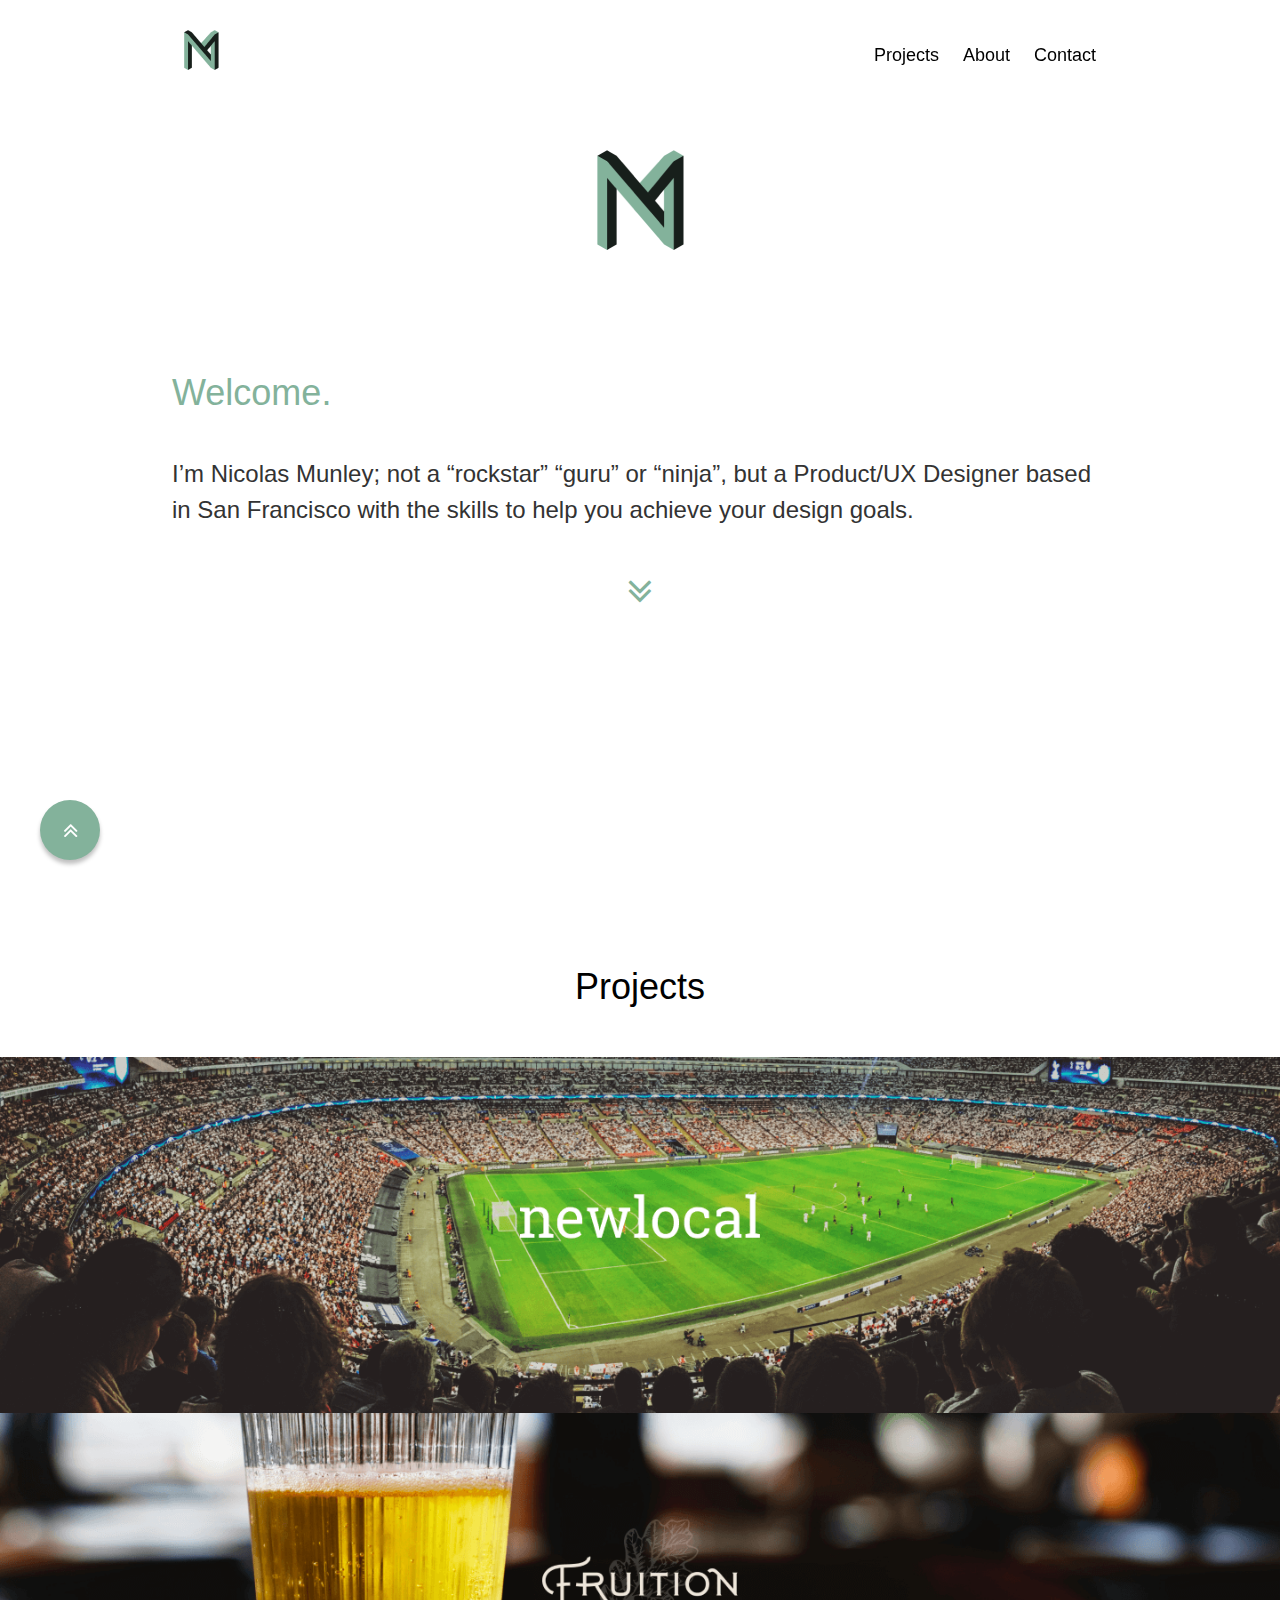
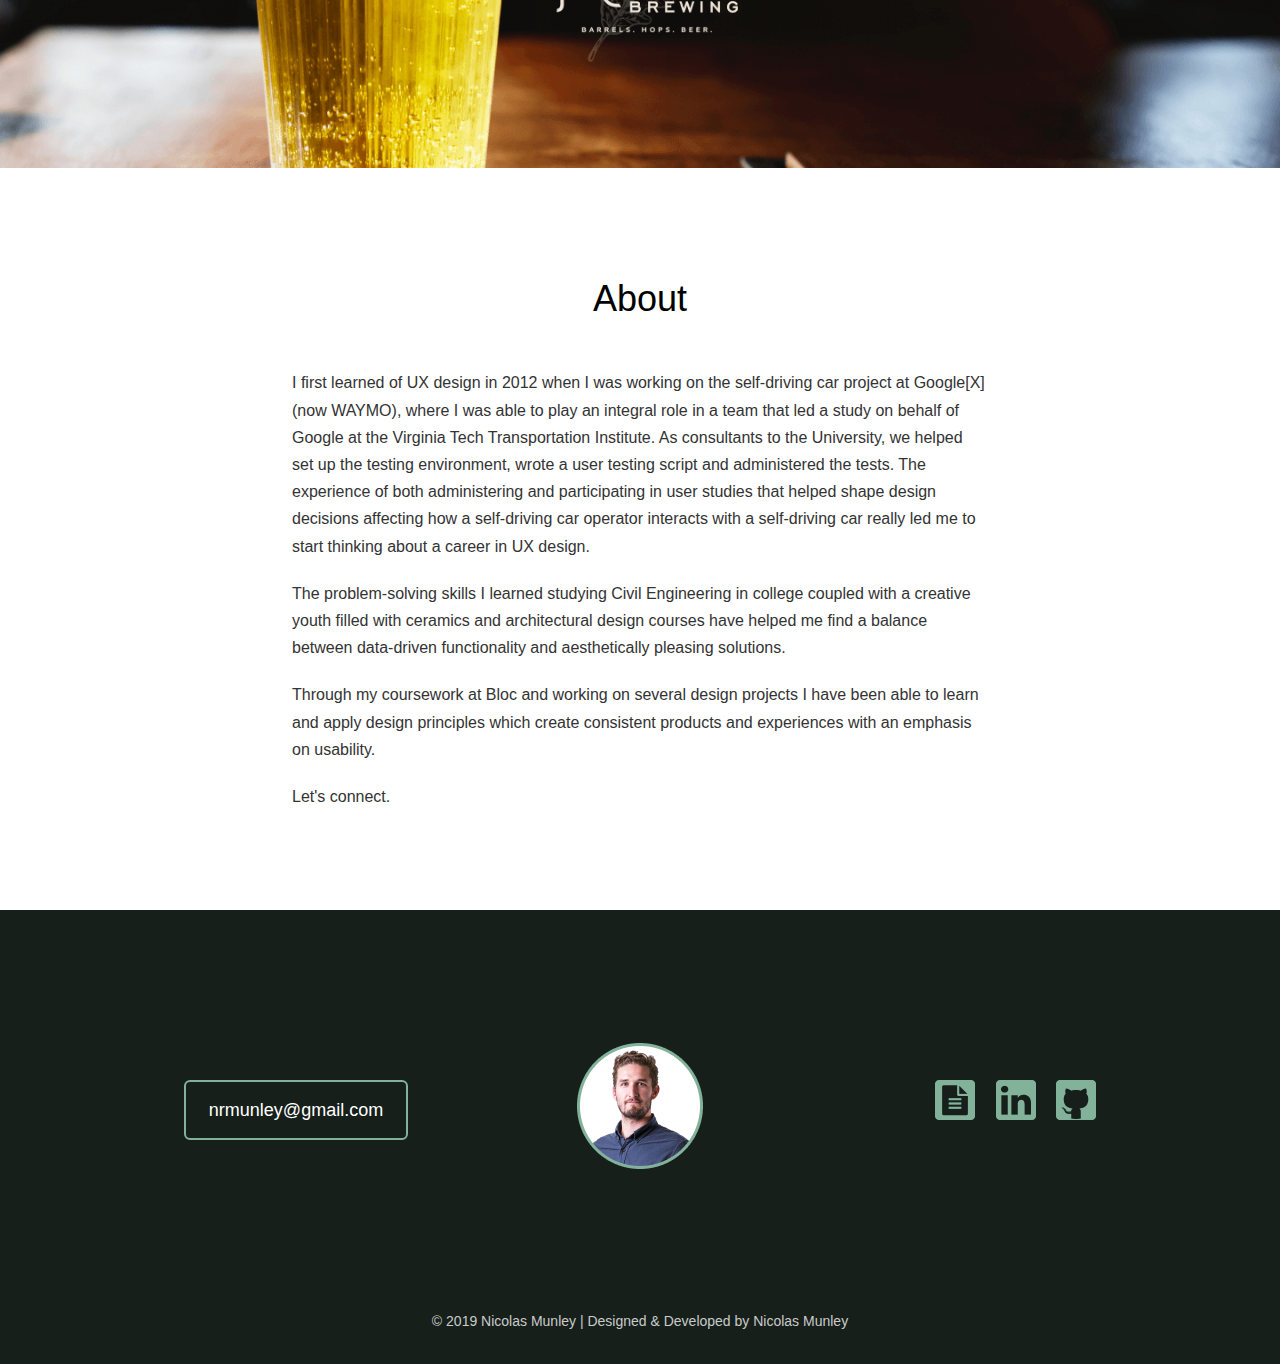
<file: index.html>
<!DOCTYPE html>
<html lang="en-us" dir="ltr">
  <head>


    <meta http-equiv="X-UA-Compatible" content="IE=Edge">
    <meta name="viewport" content="width=device-width, initial-scale=1">
    <meta charset="utf-8">
    <title>Nicolas Munley | Design Portfolio</title>

    <link rel="icon" type="image/png" href="images/favicon-32.png" sizes="32x32" />
	  <link rel="icon" type="image/png" href="images/favicon-16.png" sizes="16x16" />

    <!-- CSS -->
    <link href="https://fonts.googleapis.com/css?family=Lato|Lobster" rel="stylesheet" type="text/css">
    <link rel="stylesheet" href="css/normalize.css">
    <link rel="stylesheet" href="css/main.css">
    <link rel="stylesheet" href="css/font-awesome.css">
    <link rel="stylesheet" href="https://cdnjs.cloudflare.com/ajax/libs/font-awesome/4.7.0/css/font-awesome.min.css">

    <!-- Global site tag (gtag.js) - Google Analytics -->
<script async src="https://www.googletagmanager.com/gtag/js?id=UA-123591248-1"></script>
<script>
  window.dataLayer = window.dataLayer || [];
  function gtag(){dataLayer.push(arguments);}
  gtag('js', new Date());

  gtag('config', 'UA-123591248-1');
</script>

  </head>

  <body>
    <script type="text/javascript">
      $(".nl").scroll();
     </script>

    <a name="up"></a>
    <section class ="portfolio">


<!-- Nav -->

    <header class="topnav">
      <div class="nl responsive-logo"><a href="#up"><img src="newlocal_cs_images/cs_site-logo.png" alt="Home"/></a></div>
      <a href="#projects" class="button1">Projects</a>
      <a href="#abt" class="button2">About</a>
      <a href="#contact" class="button3">Contact</a>
    </header>

<!-- Float button -->

    <a href="#up" class="float nl"><i class="fa fa-angle-double-up my-float"></i></a>

<!-- Hero -->

     <section class="container_hero">
       <div class="site_logo"><img src="images/site-logo.png" alt="Nicolas Munley's Portfolio" /></div>
       <div class="welcome"><p><font color="#83B29B">Welcome.</font></p></div>
       <div class="intro"> <p>I’m Nicolas Munley; not a “rockstar” “guru” or “ninja”, but a Product/UX Designer based in San Francisco with the skills to help you achieve your design goals.</p></div>
       <div class="downArrow bounce"><a href="#projects"><i class="fa fa-angle-double-down"></i></a></div>
     </section>

<!-- Projects -->

       <section class="projects">
       <div id="projects" style="outline:none;"><h2>Projects</h2></div>
       <div class="project1-container projects-main">
         <img src="images/project_1.png" alt="newlocal" class="image" style="width:100%"/>
         <div class="project1_hover">
           <div class="hover_content">
             <p>iOS application for finding your favorite sports team's local bar</p>
           </div>
           <a href="http://www.nicolasmunley.com/newlocal_index.html" class="button_link">View Case Study</a>
         </div>
       </div>
       <div class="project2-container projects-main">
         <img src="images/project_2.png" alt="newlocal" class="image" style="width:100%"/>
         <div class="project2_hover">
           <div class="hover_content">
             <p>Redesign of Fruition Brewing's website</p>
           </div>
           <a href="http://www.nicolasmunley.com/fruition_index.html" class="button_link">View Case Study</a>
         </div>
           </div>
         </div>
       </div>

       <div class="projects-responsive">
         <div class="responsive-container">
           <img src="newlocal_cs_images/hero_mockup.png" alt="newlocal" style="width:100%"/>
           <p style="text-align:center;font-size:24px;margin-bottom:0;">Newlocal</p>
           <p style="text-align:center;margin-top:0;">iOS application for finding your favorite sports teams local bar</p>
           <a href="http://www.nicolasmunley.com/newlocal_index.html" class="button_link">View Case Study</a>
           <img src="images/fruition_responsive.png" alt="Fruition Brewing" style="width:100%;padding-top:100px;"/>
           <p style="text-align:center;font-size:24px;margin-bottom:0;">Fruition Brewing</p>
           <p style="text-align:center;margin-top:0;">Redesign concept of a craft breweries website</p>
           <a href="http://www.nicolasmunley.com/fruition_index.html" class="button_link">View Case Study</a>
         </div>
       </div>
     </section>

<!-- About -->

       <section class="bio">
         <h3 id="abt" style="outline:none;">About</h3>
           <p>I first learned of UX design in 2012 when I was working on the self-driving car project at Google[X] (now WAYMO), where I was able to play an integral role in a team that led a study on behalf of Google at the Virginia Tech Transportation Institute. As consultants to the University, we helped set up the testing environment, wrote a user testing script and administered the tests. The experience of both administering and participating in user studies that helped shape design decisions affecting how a self-driving car operator interacts with a self-driving car really led me to start thinking about a career in UX design.</p>
           <p>The problem-solving skills I learned studying Civil Engineering in college coupled with a creative youth filled with ceramics and architectural design courses have helped me find a balance between data-driven functionality and aesthetically pleasing solutions.</p>
           <p>Through my coursework at Bloc and working on several design projects I have been able to learn and apply design principles which create consistent products and experiences with an emphasis on usability.</p>
           <p>Let's connect.</p>
         </section>

<!-- Footer -->

     <div id="contact" style="outline:none;">
     <footer class="contact">
       <div class="email">
         <a href="mailto:nrmunley@gmail.com">
         <button class="btn-outline">nrmunley@gmail.com</button>
         </a>
       </div>
       <div class="avatar">
         <img src="images/profile_image.png" alt="Nicolas Munley" />
       </div>
       <div class="social">
         <a href="../files/resume_grey_20191002.pdf" target="_blank" class="resume"><img src="images/resume.png" alt="Resume" /></a>
         <a href="https://www.linkedin.com/in/nicolasmunley" target="_blank" class="linkedin"><img src="images/linkedin_logo.png" alt="LinkedIn" /></a>
         <!-- *ADD BACK IN WHEN I HAVE QUALITY CONTENT UP ON DRIBBLE* <a href="https://dribbble.com/nrmunley" target="_blank" class="dribbble"><img src="images/dribbble_logo.png" alt="Dribbble" /></a> -->
         <a href="https://github.com/nrmunley" target="_blank" class="github"><img src="images/github_logo2.png" alt="Github" /></a>
       </div>
     </footer>
     <section class="ticker">
         <div class="item2">&#169; 2019 Nicolas Munley | Designed & Developed by Nicolas Munley</div>
     </section>
   </div>
 </section>

   <script src="js/jquery-3.2.1.min.js"></script>
   <script src="js/main.js"></script>
   <script src="js/button_scroll.js"></script>


  </body>
</html>
</file>
<file: css/main.css>
html {
  box-sizing: border-box;
  font-family: "Helvetica", "Lato", "Lucida Grande", "Lucida Sans Unicode", "Tahoma",
    "Sans-Serif";
  font-weight: normal;
  line-height: 1.7;
  color: #333333;
}

*,
*:before,
*:after {
  box-sizing: inherit;
}

.portfolio {
 display: grid;
 grid-template-rows: auto;
}

/* top nav */

.topnav {
  display: grid;
  grid-template-columns: [edge-start] minmax(1rem, 10rem) [content-start] auto 1fr repeat(3,auto) [content-end] minmax(1rem, 10rem) [edge-end];
  grid-column-gap: 1.5rem;
  padding: 0;
  background: rgba(255, 255, 255, 0.9);
  font-size: 18px;
  align-items: center;
  height: 110px;
  position: fixed;
  width: 100%;
  z-index: 100;
  }

.nl {
  grid-column: 2/3;
  background-color: transparent;
}

.topnav a {
  font-size: 18px;
  text-decoration: none;
  padding: 0;
  background: transparent;
  border: none;
  color: black;
  }

.topnav a:hover {
    cursor: pointer;
    color: #83B29B;
  }

.button1 {
  grid-column: 4/5;
}

.button2 {
  grid-column: 5/6;
}

.button3 {
  grid-column: 6/7;
}

/* back to top float button */

.float{
	position:fixed;
	width:60px;
	height:60px;
	bottom:40px;
	left:40px;
	background-color:#83B29B;
	color:#FFF;
	border-radius:50px;
	text-align:center;
	box-shadow: 0 4px 4px rgba(0, 0, 0, 0.25);
  font-size: 24px;
  z-index: 1000;
}

.float:hover {
  cursor: pointer;
  opacity: .8;
  box-shadow: 0 4px 4px rgba(0, 0, 0, 0.25);
}

.my-float{
	font-size:24px;
	margin-top:18px;
}

/* topnav for small screens */

@media screen and (max-width: 600px) {
  .topnav{
    grid-column-gap: 1rem;
  }
  .topnav a{
    font-size: 14px;
  }

  .top p{
    display: none;
  }
  .responsive-logo {
    display:grid !important;
  }

/* back to top for small screens */

.float{
	position:fixed;
	width:60px;
	height:60px;
	bottom:40px;
	left:10px;
	background-color:transparent;
	color:#83B29B;
	border-radius:50px;
	text-align:center;
	box-shadow: none;
  font-size: 24px;
  z-index: 1000;
}

}

/* Body */

body {
  margin: 0;
}

.container_hero {
  display: grid;
  grid-template-columns: [edge-start] minmax(1rem, 1fr) [content-start] repeat(10, minmax(1rem, 6rem)) [content-end] minmax(1rem, 1fr) [edge-end];
  grid-column-gap: 1.5rem;
}

.site_logo {
  display: grid;
  grid-column: 1/-1;
  justify-content: center;
  padding-top: 150px;
}

.welcome {
  grid-column: 3/11;
  font-size: 36px;
  line-height: 1.5;
  padding-top: 80px;
  margin-top: none;
  margin-bottom: auto;
}

@media screen and (max-width: 600px) {
  .site_logo {
    display: none;
  }
  .welcome {
    padding-top: 100px;
  }
}

.intro {
  grid-column: 3/11;
  font-size: 24px;
  line-height: 1.5;
}

.intro p {
  margin-top: auto;
  margin-bottom: auto;
}

h2, h3 {
  font-weight: lighter;
  margin: auto;
  font-size: 36px;
  text-align: center;
  padding-bottom: 40px;
  color: black;
}

@media (min-width:300px) and (max-width:420px){

  .container_hero {
    display: block;
    margin: 0 1rem;
  }
}

/* bounce button */

.downArrow{
  grid-column: -1/1;
  text-align: center;
  text-decoration: none;
  font-size: 40px;
  padding-top: 30px;
}
.downArrow a {
  color: #83B29B;
}
.bounce {
	-moz-animation: bounce 3s infinite;
	-webkit-animation: bounce 3s infinite;
	animation: bounce 3s infinite;
}
@-moz-keyframes bounce {
  0%, 20%, 50%, 80%, 100% {
    -moz-transform: translateY(0);
    transform: translateY(0);
  }
  40% {
    -moz-transform: translateY(-30px);
    transform: translateY(-30px);
  }
  60% {
    -moz-transform: translateY(-15px);
    transform: translateY(-15px);
  }
}
@-webkit-keyframes bounce {
  0%, 20%, 50%, 80%, 100% {
    -webkit-transform: translateY(0);
    transform: translateY(0);
  }
  40% {
    -webkit-transform: translateY(-30px);
    transform: translateY(-30px);
  }
  60% {
    -webkit-transform: translateY(-15px);
    transform: translateY(-15px);
  }
}
@keyframes bounce {
  0%, 20%, 50%, 80%, 100% {
    -moz-transform: translateY(0);
    -ms-transform: translateY(0);
    -webkit-transform: translateY(0);
    transform: translateY(0);
  }
  40% {
    -moz-transform: translateY(-30px);
    -ms-transform: translateY(-30px);
    -webkit-transform: translateY(-30px);
    transform: translateY(-30px);
  }
  60% {
    -moz-transform: translateY(-15px);
    -ms-transform: translateY(-15px);
    -webkit-transform: translateY(-15px);
    transform: translateY(-15px);
  }
}

/* projects */

.projects {
display: grid;
padding-top: 330px;
padding-bottom: 100px;
}

@media (min-width:300px) and (max-width:420px){

  .projects {
    padding-top: 100px;
  }
}

.project1-container {
position: relative;
width: 100%;
background-color: black;
}

.image {
opacity: 1;
display: block;
width: 100%;
height: auto;
-webkit-transition: .5s ease;
transition: .5s ease;
backface-visibility: hidden;
}

.project1_hover {
  max-width: 30rem;
  -webkit-transition: .5s ease;
  transition: .5s ease;
  opacity: 0;
  position: absolute;
  top: 50%;
  left: 50%;
  transform: translate(-50%, -50%);
  -ms-transform: translate(-50%, -50%);
  text-align: center;
}

.project1-container:hover .image {
  opacity: 0.2;
}

.project1-container:hover .project1_hover {
  opacity: 1;
}

.project2-container {
    position: relative;
    width: 100%;
    background-color: black;
}

.project2_hover {
  max-width: 30rem;
  -webkit-transition: .5s ease;
  transition: .5s ease;
  opacity: 0;
  position: absolute;
  top: 50%;
  left: 50%;
  transform: translate(-50%, -50%);
  -ms-transform: translate(-50%, -50%);
  text-align: center;
}

.project2-container:hover .image {
  opacity: 0.2;
}

.project2-container:hover .project2_hover {
  opacity: 1;
}

.hover_content {
  color: white;
  font-size: 16px;
  padding: 16px 32px;
}

.hover_content p {
  margin: auto;
  padding-bottom: 40px;
  font-size: 24px;
  text-align: left;
}

.button_link {
  padding: 16px 36px;
  border-radius: 6px;
  border-style: none;
  background-color: #83B29B;
  box-shadow: 0 4px 4px rgba(0, 0, 0, 0.25);
  color: #ffffff;
  text-align: center;
  text-decoration: none;
  font-size: 18px;
  -webkit-transition: .2s ease;
  transition: .2s ease;
}

.button_link:hover {
  cursor: pointer;
  opacity: .8;
  box-shadow: 0 4px 4px rgba(0, 0, 0, 0.25);
}

.projects-responsive {
  display: none;
}

@media screen and (max-width: 768px) {
.projects-main {
  display: none;
}

.projects-responsive {
  display: inherit;
  background-color: transparent;
}

.responsive-container {
  display: grid;
  grid-template-columns: [edge-start] minmax(1rem, 10rem) [content-start] auto [content-end] minmax(1rem, 10rem) [edge-end];
  grid-template-rows: auto;
  grid-column-gap: 1.5rem;
}

.responsive-container img{
  grid-column: 2;
}
.responsive-container p{
  grid-column: 2;
}
.responsive-container a{
  grid-column: 2;
}
.button_link_inactive {
  padding: 16px 36px;
  border-radius: 6px;
  border-style: none;
  background-color: #C8CCCA;
  color: #ffffff;
  text-align: center;
  text-decoration: none;
  font-size: 14px;
}

.button_link_inactive:hover {
  cursor: default;
}

}

@media screen and (max-width:420px){

  .responsive-container {
    display: block;
    margin: 0 1rem;
    text-align: center;
  }
}

/* About */

.bio {
  display: grid;
  grid-template-columns: [edge-start] minmax(1rem, 1fr) [content-start] repeat(10, minmax(1rem, 6rem)) [content-end] minmax(1rem, 1fr) [edge-end];
  grid-column-gap: 1.5rem;
  padding-bottom: 100px;
}

.bio h3 {
  grid-column: 1/-1;
  padding-bottom: 20px;
}

.bio p {
  grid-column: 4/10;
  padding-top: 20px;
  margin: auto 0px;
  line-height: 1.7;
  text-align: left;
}

/* about section for phones */

@media (min-width:300px) and (max-width:420px){

  .bio {
    display: block;
    margin: 0 1rem;
  }
}

/* Footer */

.contact {
  display: grid;
  grid-template-columns: [edge-start] minmax(1rem, 10rem) [content-start] 14rem auto 14rem [content-end] minmax(1rem, 10rem) [edge-end];
  grid-column-gap: 1.5rem;
  height: 400px;
  background-color: #171F1B;
  color: white;
  align-items: center;
}

.email {
  grid-column: 2;
}

.btn-outline {
  grid-column: 2;
  height: 60px;
  width: 224px;
  border-radius: 6px;
  border: #83B29B;
  background-color: transparent;
  border-style: solid;
  border-width: 2px;
  color: white;
  font-size: 18px;
  -webkit-transition: .2s ease;
  transition: .2s ease;
}

.btn-outline:hover {
  cursor: pointer;
  border-width: 4px;
  font-size: 20px;
  box-shadow: 0 4px 4px rgba(0, 0, 0, 0.25);
}

.resume:hover img {
  cursor: pointer;
  transform: scale(1.1);
  opacity: .8;
  box-shadow: 0 4px 4px rgba(0, 0, 0, 0.25);
}

.linkedin:hover img {
  cursor: pointer;
  transform: scale(1.1);
  opacity: .8;
  box-shadow: 0 4px 4px rgba(0, 0, 0, 0.25);
}

.dribbble:hover img {
  cursor: pointer;
  transform: scale(1.1);
  opacity: .8;
  box-shadow: 0 4px 4px rgba(0, 0, 0, 0.25);
}

.github:hover img {
  cursor: pointer;
  transform: scale(1.1);
  opacity: .8;
  box-shadow: 0 4px 4px rgba(0, 0, 0, 0.25);
}

.avatar {
  grid-column: 3;
  align-items: center;
  text-align: center;
}

.social {
  grid-column: 4;
  align-items: end;
  text-align: right;
  height: 60px;
}

.social .linkedin {
  height: 60px;
  padding-left: 1rem;
}

.social .dribbble {
  height: 60px;
  padding-left: 1rem;
}
.social .github {
  height: 60px;
  padding-left: 1rem;
}

.ticker {
  display: grid;
  grid-template-columns: [edge-start] minmax(1rem, 10rem) [content-start] 14rem auto 14rem [content-end] minmax(1rem, 10rem) [edge-end];
  grid-column-gap: 1.5rem;
  background-color: #171F1B;
  color: #C8CCCA;
  font-size: 14px;
  padding-bottom: 30px;
}

.item2 {
  grid-column: -1/1;
  text-align: center;
}


/* footer for smaller screens */

@media (max-width: 988px) {

.project1_hover a{
  font-size: 1.5vw;
}

  .hover_content {
    color: white;
    font-size: 1.5vw;
  }

  .hover_content p {
    margin: auto;
    padding-bottom: 10px;
    font-size: 1.5vw;
    text-align: left;
  }

  .contact {
    display: grid;
    grid-template-columns: [edge-start] minmax(1rem, 10rem) [content-start] auto [content-end] minmax(1rem, 10rem) [edge-end];
    grid-template-rows: auto;
    grid-column-gap: 1.5rem;
    background-color: #171F1B;
    color: white;
    align-items: center;
    padding-top: 30px;
  }

  .email{
    grid-column: 2;
    text-align: center;
  }

  .avatar{
    grid-column: 2;
    grid-row: 1;
  }

  .social{
    grid-column: 2;
    text-align: center;
  }

  .ticker {
    display: grid;
    grid-template-columns: [edge-start] minmax(1rem, 10rem) [content-start] auto [content-end] minmax(1rem, 10rem) [edge-end];
    grid-column-gap: 1.5rem;
    background-color: #171F1B;
    color: white;
    align-items: center;
  }

  .item2 {
    grid-column: -1/1;
    text-align: center;
  }
  }
</file>
